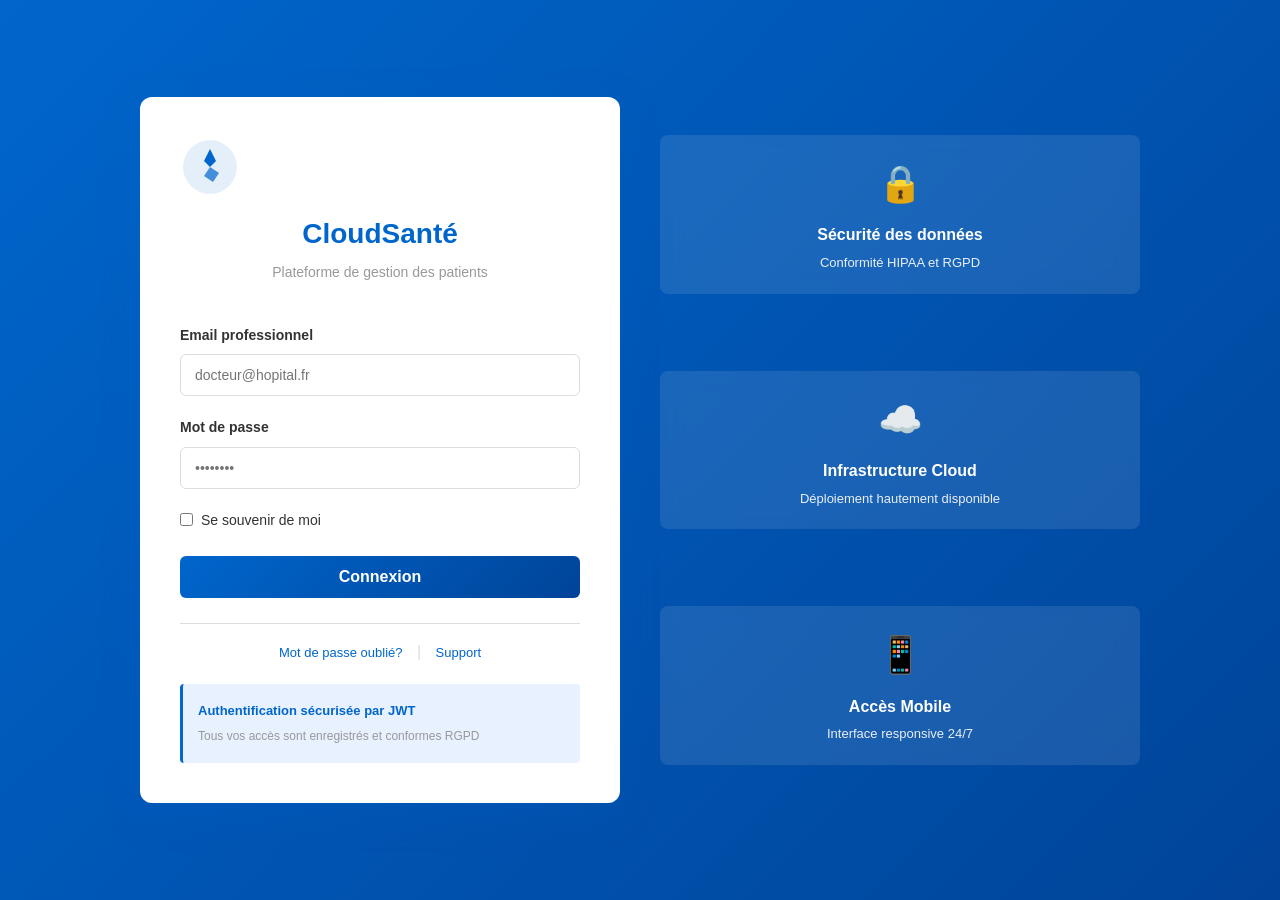
<file: frontend/index.html>
<!DOCTYPE html>
<html lang="fr">
<head>
    <meta charset="UTF-8">
    <meta name="viewport" content="width=device-width, initial-scale=1.0">
    <title>CloudSanté - Portail de Connexion</title>
    <link rel="stylesheet" href="css/style.css">
    <!-- CloudSanté Platform v3.7.2 | Serveur: prod-medtech-01.aws.cloudsante.fr -->
</head>
<body class="login-page">
    <div class="login-container">
        <div class="login-box">
            <div class="brand-header">
                <svg class="logo" viewBox="0 0 100 100" xmlns="http://www.w3.org/2000/svg">
                    <circle cx="50" cy="50" r="45" fill="#0066CC" opacity="0.1"/>
                    <path d="M50 20 L60 40 L50 50 L40 40 Z" fill="#0066CC"/>
                    <path d="M50 50 L65 60 L55 75 L40 65 Z" fill="#0066CC" opacity="0.7"/>
                </svg>
                <h1>CloudSanté</h1>
                <p class="subtitle">Plateforme de gestion des patients</p>
            </div>

            <form id="loginForm" method="GET" action="/api/login">
                <div class="form-group">
                    <label for="email">Email professionnel</label>
                    <input
                        type="email"
                        id="email"
                        name="email"
                        placeholder="docteur@hopital.fr"
                        required
                        autocomplete="email"
                    >
                </div>

                <div class="form-group">
                    <label for="password">Mot de passe</label>
                    <input
                        type="password"
                        id="password"
                        name="password"
                        placeholder="••••••••"
                        required
                        autocomplete="current-password"
                    >
                </div>

                <div class="form-group checkbox">
                    <input type="checkbox" id="remember" name="remember">
                    <label for="remember">Se souvenir de moi</label>
                </div>

                <button type="submit" class="btn-login">Connexion</button>
            </form>

            <div class="login-footer">
                <a href="#forgot-password" class="link-secondary">Mot de passe oublié?</a>
                <span class="separator">|</span>
                <a href="#support" class="link-secondary">Support</a>
            </div>

            <div class="security-notice">
                <p><strong>Authentification sécurisée par JWT</strong></p>
                <p class="small">Tous vos accès sont enregistrés et conformes RGPD</p>
            </div>
        </div>

        <div class="login-sidebar">
            <div class="feature">
                <div class="feature-icon">🔒</div>
                <h3>Sécurité des données</h3>
                <p>Conformité HIPAA et RGPD</p>
            </div>
            <div class="feature">
                <div class="feature-icon">☁️</div>
                <h3>Infrastructure Cloud</h3>
                <p>Déploiement hautement disponible</p>
            </div>
            <div class="feature">
                <div class="feature-icon">📱</div>
                <h3>Accès Mobile</h3>
                <p>Interface responsive 24/7</p>
            </div>
        </div>
    </div>

    <script>
        // Gestion du formulaire de connexion
        document.getElementById('loginForm').addEventListener('submit', function(e) {
            e.preventDefault();

            const email = document.getElementById('email').value;
            const password = document.getElementById('password').value;
            const remember = document.getElementById('remember').checked;

            fetch('/api/auth/login', {
                method: 'POST',
                headers: { 'Content-Type': 'application/json' },
                body: JSON.stringify({ username: email, password: password })
            })
                .then(response => response.json())
                .then(data => {
                    if (data.token) {
                        localStorage.setItem('jwt_token', data.token);
                        localStorage.setItem('user_email', email);
                        localStorage.setItem('user_role', data.user && data.user.role || 'user');

                        if (remember) {
                            localStorage.setItem('user_credentials', btoa(email + ':' + password));
                        }

                        window.location.href = '/dashboard.html';
                    } else {
                        alert('Erreur de connexion: ' + (data.error || 'Identifiants incorrects'));
                    }
                })
                .catch(error => console.error('Erreur de connexion:', error));
        });

        // Fonction debug - saisir 'admin' dans la console pour accéder au panneau administrateur
        window.adminDebugMode = false;

        const originalLog = console.log;
        const commandBuffer = [];

        document.addEventListener('keydown', function(e) {
            if (e.key === 'Control' && e.altKey && e.shiftKey) {
                window.adminDebugMode = !window.adminDebugMode;
                console.log('Mode debug: ' + (window.adminDebugMode ? 'ACTIVÉ' : 'DÉSACTIVÉ'));
                if (window.adminDebugMode) {
                    console.log('%c>> Admin Panel accessible <<', 'color: red; font-weight: bold;');
                    console.log('Type: adminPanel.login("username", "password") to access admin features');
                }
            }
        });

        window.adminPanel = {
            login: function(user, pass) {
                if (window.adminDebugMode) {
                    localStorage.setItem('admin_token', btoa(user + ':' + pass));
                    localStorage.setItem('admin_mode', 'true');
                    window.location.href = '/admin.html';
                }
            },
            config: function() {
                if (window.adminDebugMode) {
                    console.log({
                        api_url: '',
                        db_host: 'db:3306',
                        db_user: 'cloudsante',
                        jwt_secret: 'medtech_jwt_s3cret'
                    });
                }
            }
        };
    </script>
</body>
</html>
</file>
<file: frontend/css/style.css>
/* CloudSanté - Feuille de style principale */
/* Design professionnel pour plateforme médicale */

* {
    margin: 0;
    padding: 0;
    box-sizing: border-box;
}

:root {
    --primary-color: #0066CC;
    --primary-light: #E8F1FF;
    --primary-dark: #004499;
    --secondary-color: #00AA88;
    --error-color: #DD3344;
    --warning-color: #FF9900;
    --success-color: #00BB44;
    --neutral-light: #F5F5F5;
    --neutral-dark: #333333;
    --border-color: #DDDDDD;
    --text-color: #555555;
    --text-light: #999999;
}

body {
    font-family: -apple-system, BlinkMacSystemFont, 'Segoe UI', 'Roboto', 'Oxygen', 'Ubuntu', 'Cantarell', sans-serif;
    background-color: #FFFFFF;
    color: var(--text-color);
    line-height: 1.6;
}

/* ============================================
   PAGE DE CONNEXION
   ============================================ */

.login-page {
    background: linear-gradient(135deg, var(--primary-color) 0%, var(--primary-dark) 100%);
    min-height: 100vh;
    display: flex;
    align-items: center;
    justify-content: center;
    padding: 20px;
}

.login-container {
    display: grid;
    grid-template-columns: 1fr 1fr;
    gap: 40px;
    max-width: 1000px;
    width: 100%;
}

.login-box {
    background: white;
    border-radius: 12px;
    padding: 40px;
    box-shadow: 0 10px 40px rgba(0, 102, 204, 0.2);
}

.brand-header {
    text-align: center;
    margin-bottom: 40px;
}

.logo {
    width: 60px;
    height: 60px;
    margin-bottom: 15px;
    display: block;
}

.brand-header h1 {
    color: var(--primary-color);
    font-size: 28px;
    font-weight: 700;
    margin-bottom: 5px;
}

.brand-header .subtitle {
    color: var(--text-light);
    font-size: 14px;
    margin-bottom: 10px;
}

.form-group {
    margin-bottom: 20px;
}

.form-group label {
    display: block;
    margin-bottom: 8px;
    font-weight: 600;
    color: var(--neutral-dark);
    font-size: 14px;
}

.form-group input {
    width: 100%;
    padding: 12px 14px;
    border: 1px solid var(--border-color);
    border-radius: 6px;
    font-size: 14px;
    transition: all 0.3s ease;
}

.form-group input:focus {
    outline: none;
    border-color: var(--primary-color);
    box-shadow: 0 0 0 3px var(--primary-light);
}

.form-group.checkbox {
    display: flex;
    align-items: center;
    margin-bottom: 25px;
}

.form-group.checkbox input {
    width: auto;
    margin-right: 8px;
    cursor: pointer;
}

.form-group.checkbox label {
    margin-bottom: 0;
    cursor: pointer;
    font-weight: 400;
}

.btn-login {
    width: 100%;
    padding: 12px;
    background: linear-gradient(135deg, var(--primary-color), var(--primary-dark));
    color: white;
    border: none;
    border-radius: 6px;
    font-size: 16px;
    font-weight: 600;
    cursor: pointer;
    transition: all 0.3s ease;
}

.btn-login:hover {
    transform: translateY(-2px);
    box-shadow: 0 5px 20px rgba(0, 102, 204, 0.3);
}

.btn-login:active {
    transform: translateY(0);
}

.login-footer {
    text-align: center;
    margin-top: 25px;
    padding-top: 15px;
    border-top: 1px solid var(--border-color);
}

.link-secondary {
    color: var(--primary-color);
    text-decoration: none;
    font-size: 13px;
    font-weight: 500;
    transition: all 0.3s ease;
}

.link-secondary:hover {
    color: var(--primary-dark);
    text-decoration: underline;
}

.separator {
    color: var(--border-color);
    margin: 0 10px;
}

.security-notice {
    background: var(--primary-light);
    border-left: 3px solid var(--primary-color);
    padding: 12px 15px;
    border-radius: 4px;
    margin-top: 20px;
}

.security-notice p {
    font-size: 13px;
    margin: 5px 0;
    color: var(--primary-color);
    font-weight: 500;
}

.security-notice .small {
    font-size: 12px;
    color: var(--text-light);
    font-weight: 400;
}

.login-sidebar {
    display: flex;
    flex-direction: column;
    justify-content: space-around;
    color: white;
}

.feature {
    padding: 20px;
    background: rgba(255, 255, 255, 0.1);
    border-radius: 8px;
    backdrop-filter: blur(10px);
    text-align: center;
}

.feature-icon {
    font-size: 36px;
    margin-bottom: 10px;
}

.feature h3 {
    font-size: 16px;
    font-weight: 600;
    margin-bottom: 5px;
}

.feature p {
    font-size: 13px;
    opacity: 0.9;
}

/* ============================================
   TABLEAU DE BORD
   ============================================ */

.dashboard-page {
    background: var(--neutral-light);
    min-height: 100vh;
    display: grid;
    grid-template-columns: 250px 1fr;
    gap: 0;
}

.dashboard-container {
    display: contents;
}

.sidebar {
    background: white;
    border-right: 1px solid var(--border-color);
    padding: 0;
    position: relative;
}

.sidebar-header {
    display: flex;
    justify-content: space-between;
    align-items: center;
    padding: 20px;
    border-bottom: 1px solid var(--border-color);
}

.sidebar-header h2 {
    font-size: 18px;
    color: var(--primary-color);
    font-weight: 700;
}

.menu-toggle {
    display: none;
    background: none;
    border: none;
    font-size: 20px;
    cursor: pointer;
}

.sidebar-menu {
    padding: 10px 0;
}

.menu-item {
    display: flex;
    align-items: center;
    padding: 14px 20px;
    color: var(--text-color);
    text-decoration: none;
    transition: all 0.2s ease;
    border-left: 3px solid transparent;
}

.menu-item:hover {
    background: var(--neutral-light);
    color: var(--primary-color);
}

.menu-item.active {
    background: var(--primary-light);
    color: var(--primary-color);
    border-left-color: var(--primary-color);
    font-weight: 600;
}

.menu-item .icon {
    margin-right: 12px;
    font-size: 18px;
}

.sidebar-footer {
    position: absolute;
    bottom: 0;
    width: 100%;
    padding: 15px 20px;
    border-top: 1px solid var(--border-color);
}

.btn-logout {
    width: 100%;
    padding: 10px;
    background: var(--error-color);
    color: white;
    border: none;
    border-radius: 6px;
    font-size: 13px;
    font-weight: 600;
    cursor: pointer;
    transition: all 0.3s ease;
}

.btn-logout:hover {
    background: #BB2233;
}

.dashboard-main {
    display: flex;
    flex-direction: column;
    overflow: auto;
}

.dashboard-header {
    background: white;
    padding: 25px 30px;
    border-bottom: 1px solid var(--border-color);
    display: flex;
    justify-content: space-between;
    align-items: center;
}

.dashboard-header h1 {
    font-size: 24px;
    color: var(--neutral-dark);
    font-weight: 700;
    margin-bottom: 5px;
}

.breadcrumb {
    font-size: 12px;
    color: var(--text-light);
}

.header-right {
    display: flex;
    align-items: center;
    gap: 15px;
}

.user-email {
    font-size: 13px;
    color: var(--text-color);
    font-weight: 500;
}

.avatar {
    width: 36px;
    height: 36px;
    border-radius: 50%;
    border: 2px solid var(--primary-color);
}

.dashboard-content {
    padding: 30px;
    flex: 1;
}

.search-section {
    display: flex;
    gap: 15px;
    margin-bottom: 25px;
}

.search-input {
    flex: 1;
    padding: 10px 15px;
    border: 1px solid var(--border-color);
    border-radius: 6px;
    font-size: 14px;
}

.search-input:focus {
    outline: none;
    border-color: var(--primary-color);
    box-shadow: 0 0 0 3px var(--primary-light);
}

.btn-export {
    padding: 10px 20px;
    background: var(--secondary-color);
    color: white;
    border: none;
    border-radius: 6px;
    font-size: 13px;
    font-weight: 600;
    cursor: pointer;
    transition: all 0.3s ease;
}

.btn-export:hover {
    background: #009977;
}

.patients-table-container {
    background: white;
    border-radius: 8px;
    overflow: hidden;
    box-shadow: 0 2px 8px rgba(0, 0, 0, 0.05);
}

.patients-table {
    width: 100%;
    border-collapse: collapse;
    font-size: 13px;
}

.patients-table thead {
    background: var(--neutral-light);
    border-bottom: 2px solid var(--border-color);
}

.patients-table th {
    padding: 15px;
    text-align: left;
    font-weight: 600;
    color: var(--neutral-dark);
}

.patients-table tbody tr {
    border-bottom: 1px solid var(--border-color);
    transition: all 0.2s ease;
}

.patients-table tbody tr:hover {
    background: var(--primary-light);
}

.patients-table td {
    padding: 12px 15px;
    color: var(--text-color);
}

.sensitive-data {
    font-family: 'Courier New', monospace;
    background: #FFF3E0;
    padding: 4px 8px !important;
    border-radius: 3px;
    font-weight: 500;
}

.diagnosis {
    color: var(--warning-color);
    font-weight: 500;
}

.btn-view, .btn-edit {
    padding: 6px 10px;
    margin-right: 5px;
    border: none;
    border-radius: 4px;
    font-size: 12px;
    font-weight: 600;
    cursor: pointer;
    transition: all 0.2s ease;
}

.btn-view {
    background: var(--primary-light);
    color: var(--primary-color);
}

.btn-view:hover {
    background: var(--primary-color);
    color: white;
}

.btn-edit {
    background: var(--primary-light);
    color: var(--primary-color);
}

.btn-edit:hover {
    background: var(--primary-color);
    color: white;
}

.pagination {
    display: flex;
    justify-content: center;
    align-items: center;
    gap: 15px;
    margin-top: 20px;
}

.btn-pagination {
    padding: 8px 16px;
    background: white;
    border: 1px solid var(--border-color);
    border-radius: 6px;
    cursor: pointer;
    font-size: 13px;
    font-weight: 600;
    transition: all 0.2s ease;
}

.btn-pagination:hover {
    background: var(--primary-light);
    border-color: var(--primary-color);
    color: var(--primary-color);
}

.page-info {
    font-size: 13px;
    color: var(--text-light);
    font-weight: 500;
}

/* Modal */
.modal {
    display: none;
    position: fixed;
    z-index: 1000;
    left: 0;
    top: 0;
    width: 100%;
    height: 100%;
    background: rgba(0, 0, 0, 0.5);
}

.modal-content {
    background: white;
    margin: 10% auto;
    padding: 25px;
    border-radius: 8px;
    width: 80%;
    max-width: 600px;
    box-shadow: 0 10px 40px rgba(0, 0, 0, 0.3);
}

.close {
    color: var(--text-light);
    float: right;
    font-size: 24px;
    font-weight: bold;
    cursor: pointer;
    transition: all 0.2s ease;
}

.close:hover {
    color: var(--error-color);
}

.modal-body {
    margin-top: 20px;
}

.modal-body p {
    margin-bottom: 10px;
    font-size: 14px;
    line-height: 1.6;
}

/* ============================================
   PANNEAU ADMINISTRATEUR
   ============================================ */

.admin-page {
    background: var(--neutral-light);
    min-height: 100vh;
    display: grid;
    grid-template-columns: 280px 1fr;
    gap: 0;
}

.admin-container {
    display: contents;
}

.admin-sidebar {
    background: var(--primary-dark);
    color: white;
    padding: 25px;
}

.admin-sidebar h2 {
    font-size: 18px;
    margin-bottom: 25px;
    font-weight: 700;
}

.admin-sidebar nav {
    display: flex;
    flex-direction: column;
    gap: 0;
}

.admin-nav-item {
    padding: 12px 15px;
    color: rgba(255, 255, 255, 0.7);
    text-decoration: none;
    border-left: 3px solid transparent;
    transition: all 0.2s ease;
    cursor: pointer;
    display: block;
}

.admin-nav-item:hover {
    background: rgba(255, 255, 255, 0.1);
    color: white;
}

.admin-nav-item.active {
    background: var(--primary-color);
    color: white;
    border-left-color: white;
    font-weight: 600;
}

.admin-sidebar hr {
    margin: 20px 0;
    border: none;
    border-top: 1px solid rgba(255, 255, 255, 0.1);
}

.admin-content {
    overflow-y: auto;
    padding: 30px;
}

.admin-header {
    background: white;
    padding: 25px 30px;
    border-radius: 8px;
    margin-bottom: 25px;
    display: flex;
    justify-content: space-between;
    align-items: center;
}

.admin-header h1 {
    color: var(--neutral-dark);
    font-size: 22px;
    font-weight: 700;
}

.admin-status {
    display: flex;
    gap: 15px;
}

.status-badge {
    padding: 6px 12px;
    border-radius: 12px;
    font-size: 12px;
    font-weight: 600;
    background: #FFE5E5;
    color: var(--error-color);
}

.status-badge.healthy {
    background: #E5F5E5;
    color: var(--success-color);
}

.admin-section {
    display: none;
    background: white;
    padding: 25px;
    border-radius: 8px;
    margin-bottom: 20px;
}

.admin-section.active {
    display: block;
}

.admin-section h2 {
    font-size: 20px;
    color: var(--neutral-dark);
    margin-bottom: 20px;
    font-weight: 700;
}

.config-panel {
    background: var(--neutral-light);
    padding: 20px;
    border-radius: 6px;
    margin-bottom: 20px;
}

.config-panel h3 {
    font-size: 16px;
    color: var(--neutral-dark);
    margin-bottom: 10px;
    font-weight: 600;
}

.info-display {
    background: white;
    padding: 15px;
    border-radius: 4px;
    border-left: 3px solid var(--primary-color);
    margin-bottom: 15px;
}

.info-display p {
    margin: 5px 0;
    font-size: 13px;
}

.toggle-switch {
    display: flex;
    align-items: center;
    gap: 10px;
}

.toggle-switch input {
    width: 40px;
    height: 20px;
    cursor: pointer;
}

.toggle-switch label {
    width: 40px;
    height: 20px;
    background: var(--border-color);
    border-radius: 10px;
    display: inline-block;
    position: relative;
    cursor: pointer;
    transition: all 0.3s ease;
}

.toggle-switch input:checked + label {
    background: var(--success-color);
}

.warning {
    background: #FFF3E0;
    color: var(--warning-color);
    padding: 10px;
    border-radius: 4px;
    margin-bottom: 15px;
    font-size: 13px;
    font-weight: 500;
}

.admin-table {
    width: 100%;
    border-collapse: collapse;
    margin: 15px 0;
}

.admin-table thead {
    background: var(--neutral-light);
}

.admin-table th {
    padding: 12px;
    text-align: left;
    font-weight: 600;
    font-size: 13px;
    color: var(--neutral-dark);
}

.admin-table td {
    padding: 12px;
    border-bottom: 1px solid var(--border-color);
    font-size: 13px;
}

.hash {
    background: var(--neutral-light);
    padding: 3px 6px;
    border-radius: 3px;
    font-family: 'Courier New', monospace;
    word-break: break-all;
}

.sql-input {
    width: 100%;
    padding: 15px;
    border: 1px solid var(--border-color);
    border-radius: 6px;
    font-family: 'Courier New', monospace;
    font-size: 13px;
    resize: vertical;
    margin-bottom: 10px;
}

.btn-admin {
    padding: 10px 20px;
    background: var(--primary-color);
    color: white;
    border: none;
    border-radius: 6px;
    font-size: 13px;
    font-weight: 600;
    cursor: pointer;
    transition: all 0.3s ease;
    margin-right: 10px;
    margin-bottom: 10px;
}

.btn-admin:hover {
    background: var(--primary-dark);
}

.btn-admin-small {
    padding: 6px 12px;
    background: var(--primary-light);
    color: var(--primary-color);
    border: 1px solid var(--primary-color);
    border-radius: 4px;
    font-size: 12px;
    font-weight: 600;
    cursor: pointer;
    transition: all 0.2s ease;
    margin-right: 8px;
    margin-bottom: 8px;
}

.btn-admin-small:hover {
    background: var(--primary-color);
    color: white;
}

.btn-danger {
    background: var(--error-color) !important;
}

.btn-danger:hover {
    background: #BB2233 !important;
}

.sql-result {
    background: var(--neutral-light);
    padding: 15px;
    border-radius: 6px;
    margin-top: 15px;
}

.sql-result.hidden {
    display: none;
}

.sql-result pre {
    background: white;
    padding: 12px;
    border-radius: 4px;
    overflow-x: auto;
    font-size: 12px;
    line-height: 1.5;
}

.db-utilities {
    margin-top: 20px;
    padding-top: 20px;
    border-top: 1px solid var(--border-color);
}

.logs-display {
    background: var(--neutral-light);
    padding: 15px;
    border-radius: 6px;
    max-height: 400px;
    overflow-y: auto;
    font-family: 'Courier New', monospace;
    font-size: 12px;
}

.maintenance-panel {
    background: var(--neutral-light);
    padding: 20px;
    border-radius: 6px;
    margin-bottom: 20px;
}

.maintenance-panel h3 {
    font-size: 15px;
    color: var(--neutral-dark);
    margin-bottom: 10px;
    font-weight: 600;
}

.status-message {
    margin-top: 10px;
    padding: 10px;
    border-radius: 4px;
    font-size: 13px;
    background: #E5F5E5;
    color: var(--success-color);
}

.health-check {
    background: white;
    padding: 15px;
    border-radius: 4px;
    margin-top: 10px;
    font-size: 13px;
}

.info {
    background: #E8F1FF;
    color: var(--primary-color);
    padding: 10px;
    border-radius: 4px;
    font-size: 13px;
    margin-bottom: 10px;
}

/* Responsive */
@media (max-width: 768px) {
    .login-container {
        grid-template-columns: 1fr;
    }

    .login-sidebar {
        display: none;
    }

    .dashboard-page {
        grid-template-columns: 1fr;
    }

    .sidebar {
        position: fixed;
        left: -250px;
        height: 100vh;
        z-index: 100;
        transition: left 0.3s ease;
    }

    .sidebar.active {
        left: 0;
    }

    .menu-toggle {
        display: block;
    }

    .admin-page {
        grid-template-columns: 1fr;
    }

    .admin-sidebar {
        display: flex;
        justify-content: space-between;
        gap: 10px;
        padding: 15px;
        overflow-x: auto;
    }

    .admin-sidebar nav {
        flex-direction: row;
    }

    .admin-nav-item {
        white-space: nowrap;
    }
}

/* Classes utilitaires */
.loading {
    opacity: 0.6;
}

.hidden {
    display: none !important;
}

.error {
    color: var(--error-color);
    font-weight: 600;
}

.success {
    color: var(--success-color);
    font-weight: 600;
}
</file>
